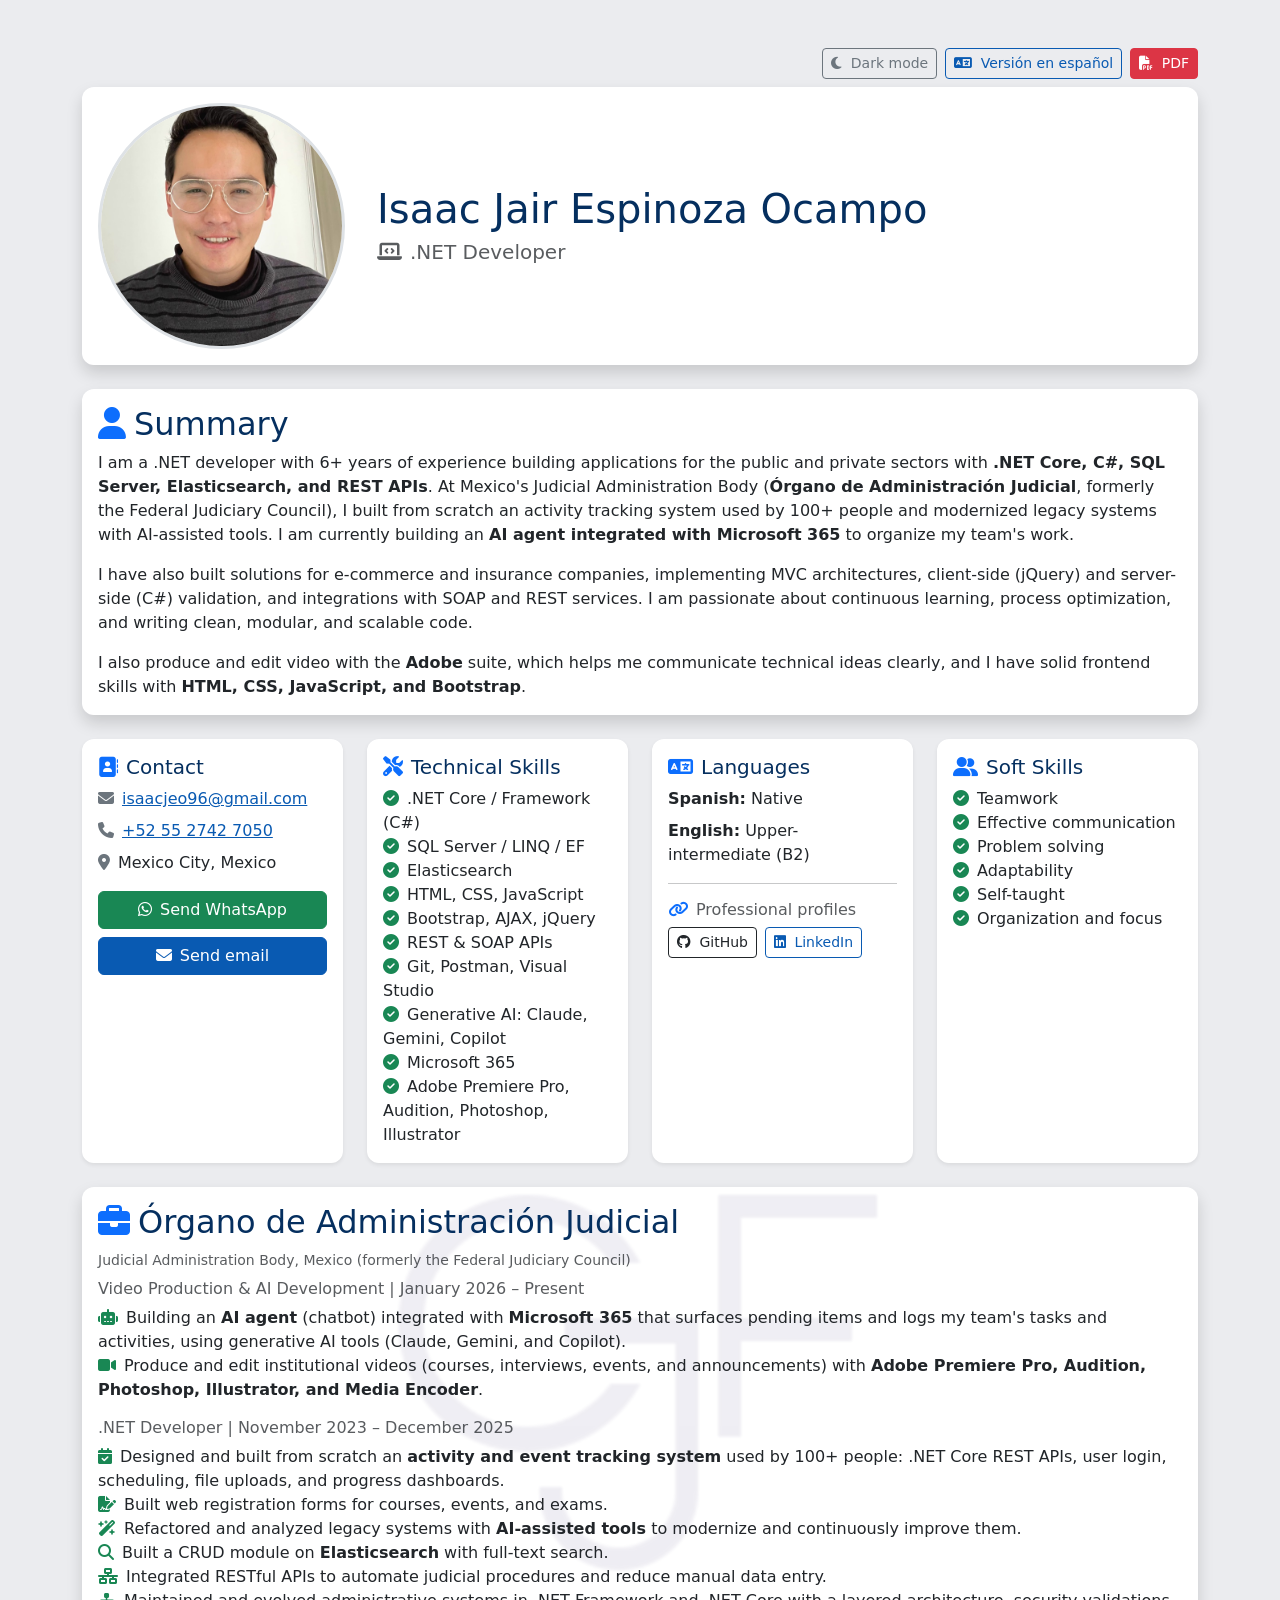
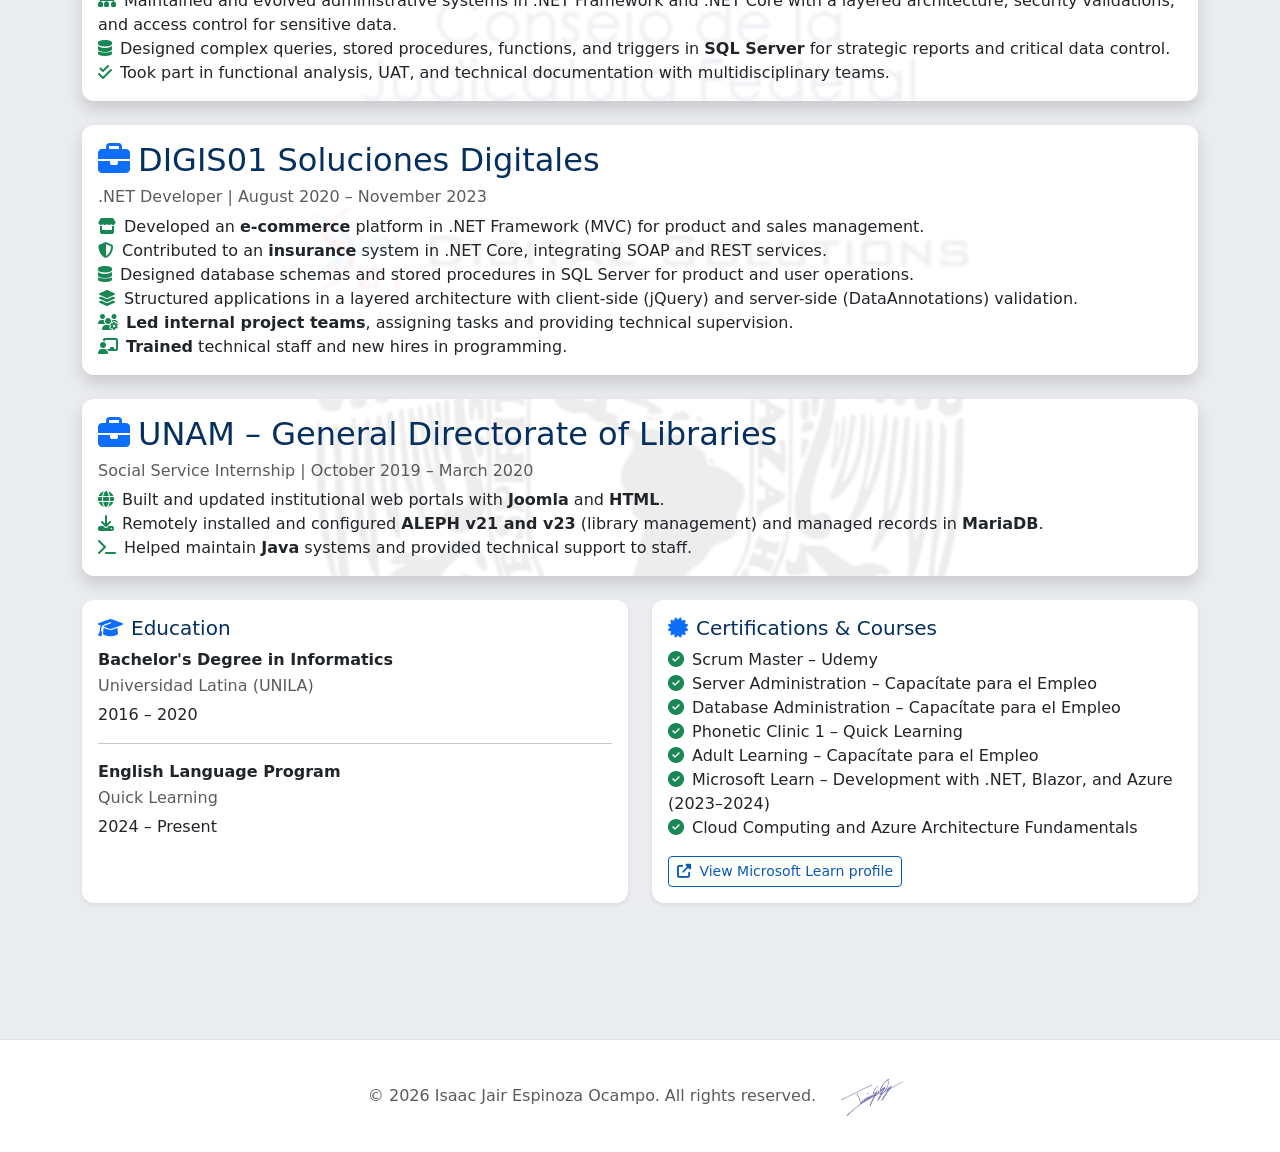
<file: index.html>
<!DOCTYPE html>
<html lang="en">
  <head>
    <meta charset="UTF-8" />
    <meta name="viewport" content="width=device-width, initial-scale=1.0" />
    <title>Isaac Espinoza – .NET Developer</title>
    <meta
      name="description"
      content="Resume of Isaac Jair Espinoza Ocampo, .NET developer with 6+ years of experience in .NET Core, C#, SQL Server and REST APIs. Based in Mexico City."
    />
    <link rel="canonical" href="https://developerisaacjeo96.netlify.app/" />
    <link rel="alternate" hreflang="en" href="https://developerisaacjeo96.netlify.app/" />
    <link rel="alternate" hreflang="es" href="https://developerisaacjeo96.netlify.app/es" />
    <link rel="icon" type="image/svg+xml" href="assets/img/favicon.svg" />

    <!-- Link preview (LinkedIn, WhatsApp, etc.) -->
    <meta property="og:type" content="profile" />
    <meta property="og:locale" content="en_US" />
    <meta property="og:url" content="https://developerisaacjeo96.netlify.app/" />
    <meta property="og:title" content="Isaac Espinoza – .NET Developer" />
    <meta
      property="og:description"
      content="6+ years building applications with .NET Core, C#, SQL Server and REST APIs for the public and private sectors."
    />
    <meta property="og:image" content="https://developerisaacjeo96.netlify.app/assets/img/profile-isaac.jpg" />
    <meta name="twitter:card" content="summary" />

    <!-- Bootstrap CSS -->
    <link
      rel="stylesheet"
      href="https://cdn.jsdelivr.net/npm/bootstrap@5.3.0/dist/css/bootstrap.min.css"
    />

    <!-- FontAwesome for icons -->
    <link
      rel="stylesheet"
      href="https://cdnjs.cloudflare.com/ajax/libs/font-awesome/6.4.0/css/all.min.css"
    />

    <!-- Custom CSS -->
    <link rel="stylesheet" href="css/estilos.css" />

    <!-- Custom script -->
    <script defer src="js/main.js"></script>
  </head>

  <body>
    <main class="container py-5" id="cv-content">
      <!-- Buttons -->
      <nav
        class="d-flex flex-wrap justify-content-end gap-2 mb-2 no-print"
        aria-label="Resume tools"
      >
        <button
          id="toggle-dark"
          type="button"
          class="btn btn-sm btn-outline-secondary w-auto"
          data-label-dark="Dark mode"
          data-label-light="Light mode"
          aria-pressed="false"
        >
          <i class="fas fa-moon me-1"></i> <span class="label">Dark mode</span>
        </button>
        <a href="cv-es.html" class="btn btn-sm btn-outline-info w-auto" hreflang="es" lang="es">
          <i class="fas fa-language me-1"></i> Versión en español
        </a>
        <a href="assets/pdf/CvIJEO-en.pdf" download class="btn btn-sm btn-danger w-auto">
          <i class="fas fa-file-pdf me-1"></i> PDF
        </a>
      </nav>

      <!-- Header -->
      <header class="card mb-4 shadow">
        <div class="row g-0 align-items-center">
          <div class="col-md-3 text-center p-3">
            <img
              src="assets/img/profile-isaac.jpg"
              alt="Isaac Jair Espinoza Ocampo"
              class="img-fluid rounded-circle border border-3"
            />
          </div>
          <div class="col-md-9">
            <div class="card-body">
              <h1 class="card-title mb-1">Isaac Jair Espinoza Ocampo</h1>
              <p class="card-text text-muted fs-5 mb-0">
                <i class="fas fa-laptop-code me-2"></i>.NET Developer
              </p>
            </div>
          </div>
        </div>
      </header>

      <!-- Summary -->
      <section class="card mb-4 shadow">
        <div class="card-body">
          <h2 class="card-title">
            <i class="fas fa-user me-2 text-primary"></i>Summary
          </h2>
          <p class="card-text">
            I am a .NET developer with 6+ years of experience building applications for the public and private sectors with <strong>.NET Core, C#, SQL Server, Elasticsearch, and REST APIs</strong>. At Mexico's Judicial Administration Body (<strong>Órgano de Administración Judicial</strong>, formerly the Federal Judiciary Council), I built from scratch an activity tracking system used by 100+ people and modernized legacy systems with AI-assisted tools. I am currently building an <strong>AI agent integrated with Microsoft 365</strong> to organize my team's work.
          </p>
          <p class="card-text">
            I have also built solutions for e-commerce and insurance companies, implementing MVC architectures, client-side (jQuery) and server-side (C#) validation, and integrations with SOAP and REST services. I am passionate about continuous learning, process optimization, and writing clean, modular, and scalable code.
          </p>
          <p class="card-text mb-0">
            I also produce and edit video with the <strong>Adobe</strong> suite, which helps me communicate technical ideas clearly, and I have solid frontend skills with <strong>HTML, CSS, JavaScript, and Bootstrap</strong>.
          </p>
        </div>
      </section>

      <!-- Contact | Technical Skills | Languages | Soft Skills -->
      <div class="row mb-4 g-4">
        <!-- Contact -->
        <div class="col-md-3">
          <div class="card h-100 shadow-sm">
            <div class="card-body">
              <h2 class="card-title h5">
                <i class="fas fa-address-book me-2 text-primary"></i>Contact
              </h2>
              <p class="mb-2">
                <i class="fas fa-envelope text-secondary me-2"></i
                ><a href="mailto:isaacjeo96@gmail.com">isaacjeo96@gmail.com</a>
              </p>
              <p class="mb-2">
                <i class="fas fa-phone text-secondary me-2"></i
                ><a href="tel:+525527427050">+52 55 2742 7050</a>
              </p>
              <p class="mb-3">
                <i class="fas fa-map-marker-alt text-secondary me-2"></i>Mexico
                City, Mexico
              </p>
              <div class="d-flex flex-wrap gap-2 no-print">
                <a
                  href="https://wa.me/525527427050?text=Hello%20Isaac,%20I%20saw%20your%20resume%20and%20would%20like%20to%20get%20in%20touch."
                  target="_blank"
                  rel="noopener"
                  class="btn btn-success w-100"
                >
                  <i class="fab fa-whatsapp me-2"></i>Send WhatsApp
                </a>
                <a
                  href="mailto:isaacjeo96@gmail.com?subject=Regarding%20your%20resume&body=Hello%20Isaac,%20I%20would%20like%20to%20talk%20to%20you%20about%20an%20opportunity."
                  class="btn btn-primary w-100"
                >
                  <i class="fas fa-envelope me-2"></i>Send email
                </a>
              </div>
            </div>
          </div>
        </div>

        <!-- Technical Skills -->
        <div class="col-md-3">
          <div class="card h-100 shadow-sm">
            <div class="card-body">
              <h2 class="card-title h5">
                <i class="fas fa-tools me-2 text-primary"></i>Technical Skills
              </h2>
              <ul class="list-unstyled mb-0">
                <li>
                  <i class="fas fa-check-circle text-success me-2"></i>.NET Core / Framework (C#)
                </li>
                <li>
                  <i class="fas fa-check-circle text-success me-2"></i>SQL Server / LINQ / EF
                </li>
                <li>
                  <i class="fas fa-check-circle text-success me-2"></i>Elasticsearch
                </li>
                <li>
                  <i class="fas fa-check-circle text-success me-2"></i>HTML, CSS, JavaScript
                </li>
                <li>
                  <i class="fas fa-check-circle text-success me-2"></i>Bootstrap, AJAX, jQuery
                </li>
                <li>
                  <i class="fas fa-check-circle text-success me-2"></i>REST &amp; SOAP APIs
                </li>
                <li>
                  <i class="fas fa-check-circle text-success me-2"></i>Git, Postman, Visual Studio
                </li>
                <li>
                  <i class="fas fa-check-circle text-success me-2"></i>Generative AI: Claude, Gemini, Copilot
                </li>
                <li>
                  <i class="fas fa-check-circle text-success me-2"></i>Microsoft 365
                </li>
                <li>
                  <i class="fas fa-check-circle text-success me-2"></i>Adobe Premiere Pro, Audition, Photoshop, Illustrator
                </li>
              </ul>
            </div>
          </div>
        </div>

        <!-- Languages -->
        <div class="col-md-3">
          <div class="card h-100 shadow-sm">
            <div class="card-body">
              <h2 class="card-title h5">
                <i class="fas fa-language me-2 text-primary"></i>Languages
              </h2>
              <p class="mb-2"><strong>Spanish:</strong> Native</p>
              <p class="mb-3"><strong>English:</strong> Upper-intermediate (B2)</p>

              <hr />

              <h3 class="h6 text-muted mb-2">
                <i class="fas fa-link me-2 text-primary"></i>Professional
                profiles
              </h3>
              <div class="d-flex flex-wrap gap-2">
                <a
                  href="https://github.com/isaacjeo96"
                  target="_blank"
                  rel="noopener"
                  class="btn btn-outline-dark btn-sm"
                >
                  <i class="fab fa-github me-1"></i> GitHub
                </a>
                <a
                  href="https://www.linkedin.com/in/isaacjeo96/"
                  target="_blank"
                  rel="noopener"
                  class="btn btn-outline-primary btn-sm"
                >
                  <i class="fab fa-linkedin me-1"></i> LinkedIn
                </a>
              </div>
            </div>
          </div>
        </div>

        <!-- Soft Skills -->
        <div class="col-md-3">
          <div class="card h-100 shadow-sm">
            <div class="card-body">
              <h2 class="card-title h5">
                <i class="fas fa-user-friends me-2 text-primary"></i>Soft Skills
              </h2>
              <ul class="list-unstyled mb-0">
                <li>
                  <i class="fas fa-check-circle text-success me-2"></i>Teamwork
                </li>
                <li>
                  <i class="fas fa-check-circle text-success me-2"></i>Effective
                  communication
                </li>
                <li>
                  <i class="fas fa-check-circle text-success me-2"></i>Problem
                  solving
                </li>
                <li>
                  <i class="fas fa-check-circle text-success me-2"></i
                  >Adaptability
                </li>
                <li>
                  <i class="fas fa-check-circle text-success me-2"></i
                  >Self-taught
                </li>
                <li>
                  <i class="fas fa-check-circle text-success me-2"></i
                  >Organization and focus
                </li>
              </ul>
            </div>
          </div>
        </div>
      </div>

      <!-- Work Experience: Judicial Administration Body (formerly CJF) -->
      <section class="card mb-4 shadow position-relative overflow-hidden">
        <img
          src="assets/img/logo-cjf.png"
          alt=""
          aria-hidden="true"
          class="card-bg-logo"
        />
        <div class="card-body position-relative">
          <h2 class="card-title">
            <i class="fas fa-briefcase me-2 text-primary"></i>Órgano de Administración Judicial
          </h2>
          <p class="text-muted small mb-2">Judicial Administration Body, Mexico (formerly the Federal Judiciary Council)</p>
          <p class="h6 text-muted mb-2">Video Production &amp; AI Development | January 2026 – Present</p>
          <ul class="mb-0">
            <li>
              <i class="fas fa-robot me-2 text-success"></i>Building an <strong>AI agent</strong> (chatbot) integrated with <strong>Microsoft 365</strong> that surfaces pending items and logs my team's tasks and activities, using generative AI tools (Claude, Gemini, and Copilot).
            </li>
            <li>
              <i class="fas fa-video me-2 text-success"></i>Produce and edit institutional videos (courses, interviews, events, and announcements) with <strong>Adobe Premiere Pro, Audition, Photoshop, Illustrator, and Media Encoder</strong>.
            </li>
          </ul>
          <p class="h6 text-muted mb-2 mt-3">.NET Developer | November 2023 – December 2025</p>
          <ul class="mb-0">
            <li>
              <i class="fas fa-calendar-check me-2 text-success"></i>Designed and built from scratch an <strong>activity and event tracking system</strong> used by 100+ people: .NET Core REST APIs, user login, scheduling, file uploads, and progress dashboards.
            </li>
            <li>
              <i class="fas fa-file-signature me-2 text-success"></i>Built web registration forms for courses, events, and exams.
            </li>
            <li>
              <i class="fas fa-wand-magic-sparkles me-2 text-success"></i>Refactored and analyzed legacy systems with <strong>AI-assisted tools</strong> to modernize and continuously improve them.
            </li>
            <li>
              <i class="fas fa-search me-2 text-success"></i>Built a CRUD module on <strong>Elasticsearch</strong> with full-text search.
            </li>
            <li>
              <i class="fas fa-network-wired me-2 text-success"></i>Integrated RESTful APIs to automate judicial procedures and reduce manual data entry.
            </li>
            <li>
              <i class="fas fa-sitemap me-2 text-success"></i>Maintained and evolved administrative systems in .NET Framework and .NET Core with a layered architecture, security validations, and access control for sensitive data.
            </li>
            <li>
              <i class="fas fa-database me-2 text-success"></i>Designed complex queries, stored procedures, functions, and triggers in <strong>SQL Server</strong> for strategic reports and critical data control.
            </li>
            <li>
              <i class="fas fa-check-double me-2 text-success"></i>Took part in functional analysis, UAT, and technical documentation with multidisciplinary teams.
            </li>
          </ul>
        </div>
      </section>

      <!-- Work Experience: DIGIS01 -->
      <section class="card mb-4 shadow position-relative overflow-hidden">
        <img
          src="assets/img/logo-digis01.png"
          alt=""
          aria-hidden="true"
          class="card-bg-logo"
        />
        <div class="card-body position-relative">
          <h2 class="card-title">
            <i class="fas fa-briefcase me-2 text-primary"></i>DIGIS01 Soluciones Digitales
          </h2>
          <p class="h6 text-muted mb-2">.NET Developer | August 2020 – November 2023</p>
          <ul class="mb-0">
            <li>
              <i class="fas fa-store me-2 text-success"></i>Developed an <strong>e-commerce</strong> platform in .NET Framework (MVC) for product and sales management.
            </li>
            <li>
              <i class="fas fa-shield-alt me-2 text-success"></i>Contributed to an <strong>insurance</strong> system in .NET Core, integrating SOAP and REST services.
            </li>
            <li>
              <i class="fas fa-database me-2 text-success"></i>Designed database schemas and stored procedures in SQL Server for product and user operations.
            </li>
            <li>
              <i class="fas fa-layer-group me-2 text-success"></i>Structured applications in a layered architecture with client-side (jQuery) and server-side (DataAnnotations) validation.
            </li>
            <li>
              <i class="fas fa-users-cog me-2 text-success"></i><strong>Led internal project teams</strong>, assigning tasks and providing technical supervision.
            </li>
            <li>
              <i class="fas fa-chalkboard-teacher me-2 text-success"></i><strong>Trained</strong> technical staff and new hires in programming.
            </li>
          </ul>
        </div>
      </section>

      <!-- Work Experience: UNAM -->
      <section class="card mb-4 shadow position-relative overflow-hidden">
        <img
          src="assets/img/logo-unam.png"
          alt=""
          aria-hidden="true"
          class="card-bg-logo"
        />
        <div class="card-body position-relative">
          <h2 class="card-title">
            <i class="fas fa-briefcase me-2 text-primary"></i>UNAM – General Directorate of Libraries
          </h2>
          <p class="h6 text-muted mb-2">Social Service Internship | October 2019 – March 2020</p>
          <ul class="mb-0">
            <li>
              <i class="fas fa-globe me-2 text-success"></i>Built and updated institutional web portals with <strong>Joomla</strong> and <strong>HTML</strong>.
            </li>
            <li>
              <i class="fas fa-download me-2 text-success"></i>Remotely installed and configured <strong>ALEPH v21 and v23</strong> (library management) and managed records in <strong>MariaDB</strong>.
            </li>
            <li>
              <i class="fas fa-terminal me-2 text-success"></i>Helped maintain <strong>Java</strong> systems and provided technical support to staff.
            </li>
          </ul>
        </div>
      </section>

      <!-- Education & Certifications -->
      <div class="row mb-4 g-4">
        <!-- Education -->
        <div class="col-md-6">
          <div class="card h-100 shadow-sm">
            <div class="card-body">
              <h2 class="card-title h5">
                <i class="fas fa-graduation-cap me-2 text-primary"></i>Education
              </h2>
              <p class="mb-1">
                <strong>Bachelor's Degree in Informatics</strong>
              </p>
              <p class="h6 text-muted mb-2">Universidad Latina (UNILA)</p>
              <p class="mb-0">2016 – 2020</p>
              <hr />
              <p class="mb-1"><strong>English Language Program</strong></p>
              <p class="h6 text-muted mb-2">Quick Learning</p>
              <p class="mb-0">2024 – Present</p>
            </div>
          </div>
        </div>

        <!-- Certifications & Courses -->
        <div class="col-md-6">
          <div class="card h-100 shadow-sm">
            <div class="card-body">
              <h2 class="card-title h5">
                <i class="fas fa-certificate me-2 text-primary"></i
                >Certifications &amp; Courses
              </h2>
              <ul class="list-unstyled mb-3">
                <li>
                  <i class="fas fa-check-circle text-success me-2"></i>Scrum
                  Master – Udemy
                </li>
                <li>
                  <i class="fas fa-check-circle text-success me-2"></i>Server
                  Administration – Capacítate para el Empleo
                </li>
                <li>
                  <i class="fas fa-check-circle text-success me-2"></i>Database
                  Administration – Capacítate para el Empleo
                </li>
                <li>
                  <i class="fas fa-check-circle text-success me-2"></i>Phonetic
                  Clinic 1 – Quick Learning
                </li>
                <li>
                  <i class="fas fa-check-circle text-success me-2"></i>Adult
                  Learning – Capacítate para el Empleo
                </li>
                <li>
                  <i class="fas fa-check-circle text-success me-2"></i>Microsoft
                  Learn – Development with .NET, Blazor, and Azure (2023–2024)
                </li>
                <li>
                  <i class="fas fa-check-circle text-success me-2"></i>Cloud
                  Computing and Azure Architecture Fundamentals
                </li>
              </ul>
              <a
                href="https://learn.microsoft.com/en-us/users/isaacjeo96@outlook.com/"
                class="btn btn-outline-info btn-sm"
                target="_blank"
                rel="noopener"
              >
                <i class="fas fa-external-link-alt me-1"></i> View Microsoft
                Learn profile
              </a>
            </div>
          </div>
        </div>
      </div>
    </main>

    <!-- Footer -->
    <footer class="footer-with-signature text-center py-3">
      <div class="container d-flex flex-wrap justify-content-center align-items-center">
        <p class="print-only w-100 mb-1 small">
          Online version: <a href="https://developerisaacjeo96.netlify.app/">developerisaacjeo96.netlify.app/</a>
        </p>
        <p class="mb-0 me-3 text-muted">
          © <span id="year">2026</span> Isaac Jair Espinoza Ocampo. All rights
          reserved.
        </p>
        <img
          src="assets/img/signature-isaac.png"
          alt="Isaac's signature"
          class="footer-signature"
        />
      </div>
    </footer>

    <!-- Bootstrap JS -->
    <script src="https://cdn.jsdelivr.net/npm/bootstrap@5.3.0/dist/js/bootstrap.bundle.min.js"></script>
  </body>
</html>
</file>
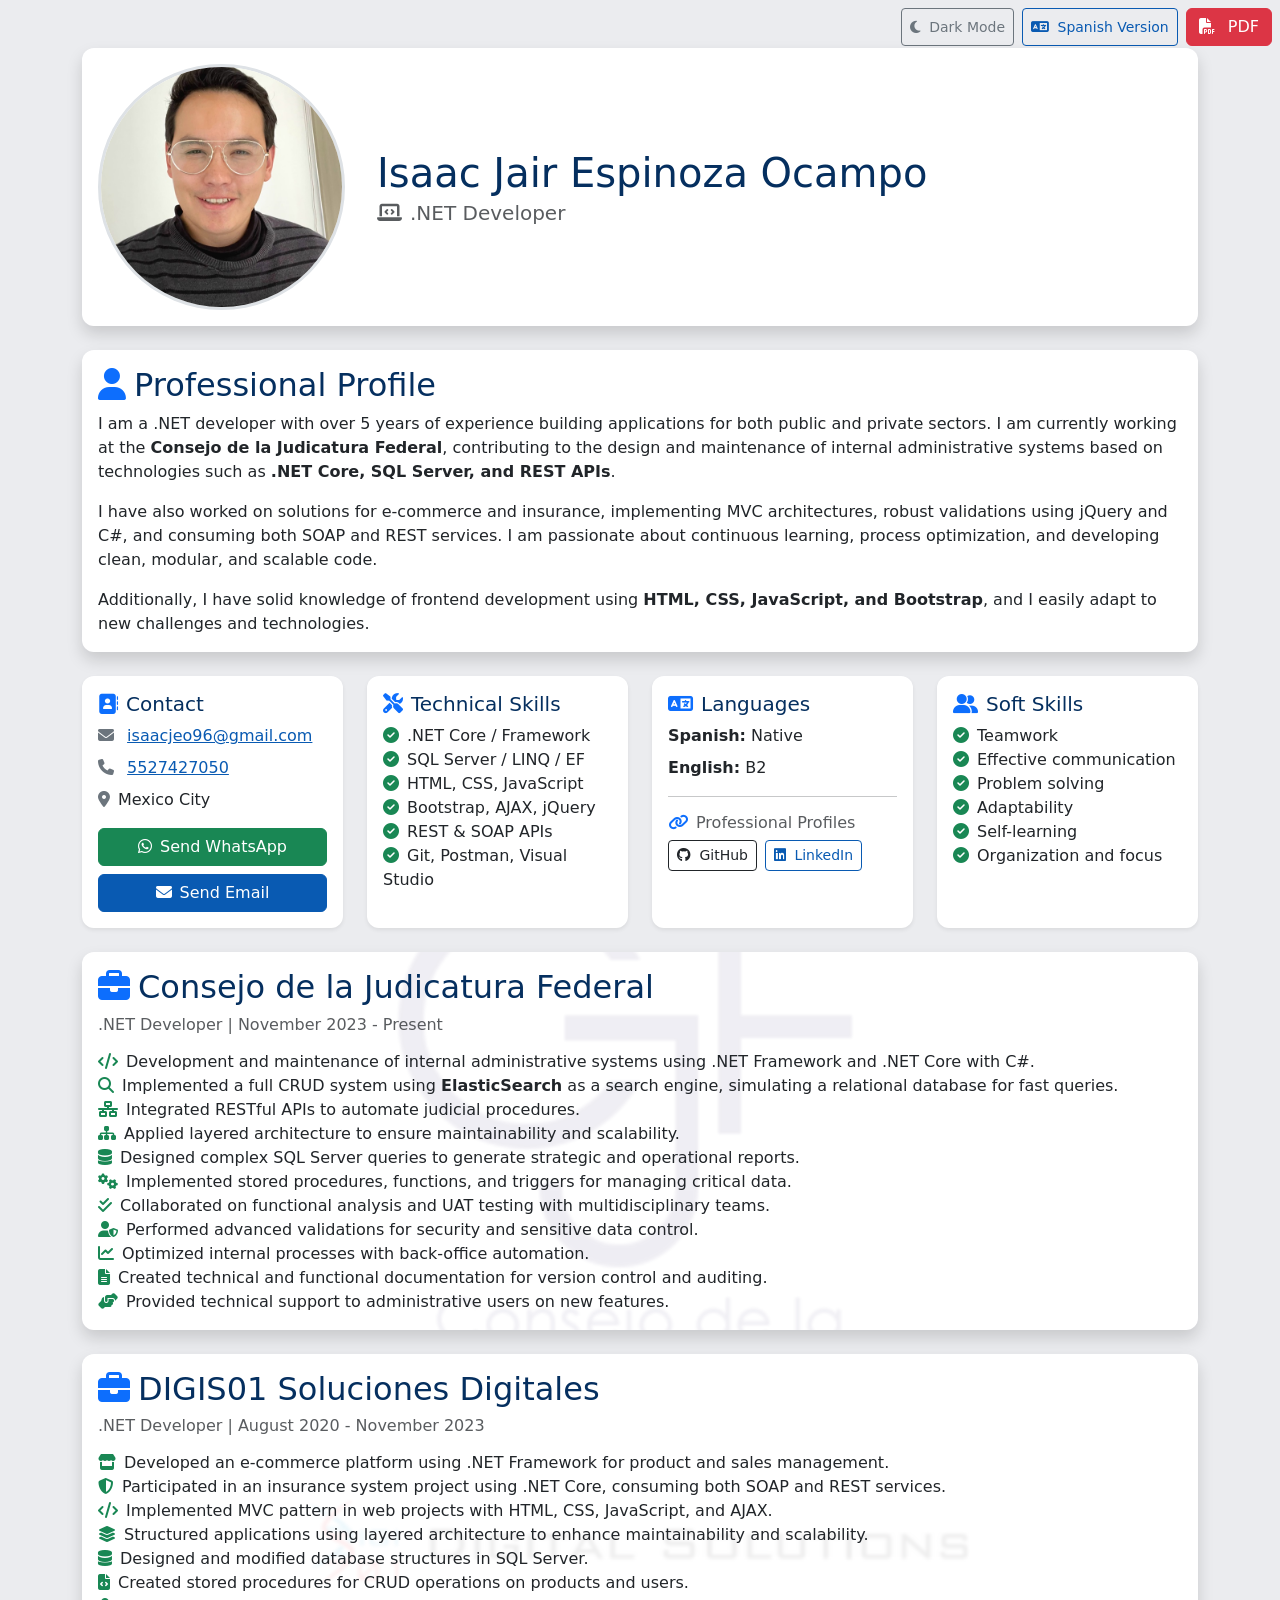
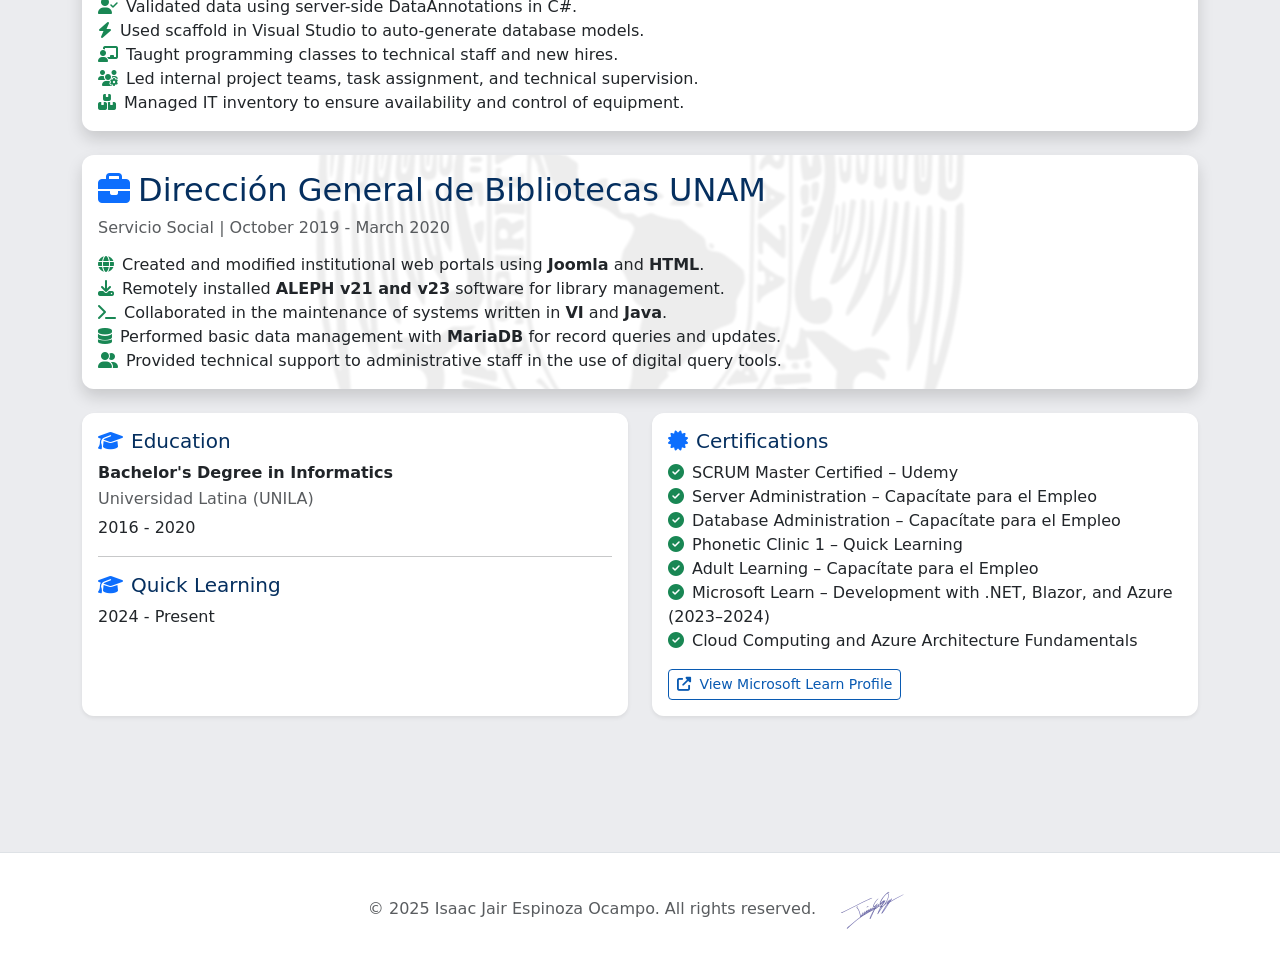
<file: cv-en.html>
<!DOCTYPE html>
<html lang="en">
  <head>
    <meta charset="UTF-8" />
    <meta name="viewport" content="width=device-width, initial-scale=1.0" />
    <title>Resume Isaac Espinoza</title>

    <!-- Bootstrap CSS -->
    <link
      rel="stylesheet"
      href="https://cdn.jsdelivr.net/npm/bootstrap@5.3.0/dist/css/bootstrap.min.css"
    />

    <!-- FontAwesome for icons -->
    <link
      rel="stylesheet"
      href="https://cdnjs.cloudflare.com/ajax/libs/font-awesome/6.4.0/css/all.min.css"
    />

    <!-- Custom CSS -->
    <link rel="stylesheet" href="css/estilos.css" />

    <!-- Custom Script -->
    <script defer src="js/main.js"></script>
  </head>

  <body>
    <main class="container py-5" id="cv-content">
      <!-- Buttons (top right corner) -->
      <nav class="position-absolute top-0 end-0 m-2 d-flex gap-2 no-print">
        <button id="toggle-dark" class="btn btn-sm btn-outline-secondary">
          <i class="fas fa-moon me-1"></i> Dark Mode
        </button>
        <button
          class="btn btn-sm btn-outline-info"
          onclick="window.location.href='cv-es.html'"
        >
          <i class="fas fa-language me-1"></i> Spanish Version
        </button>

        <a href="assets/pdf/CvIJEOIngles.pdf" download class="btn btn-danger">
          <i class="fas fa-file-pdf me-2"></i> PDF
        </a>
      </nav>
      <!-- Header: Photo | Name | Titles -->
      <header class="card mb-4 shadow">
        <div class="row g-0 align-items-center">
          <div class="col-md-3 text-center p-3">
            <img
              src="assets/img/profile-isaac.jpg"
              alt="Isaac Jair Espinoza
            Ocampo"
              class="img-fluid rounded-circle border border-3"
            />
          </div>
          <div class="col-md-9">
            <div class="card-body position-relative">
              <!-- Title and subtitle -->
              <h1 class="card-title mb-1">Isaac Jair Espinoza Ocampo</h1>
              <h6 class="card-text text-muted fs-5">
                <i class="fas fa-laptop-code me-2"></i>.NET Developer
                <!-- <span class="mx-2">|</span>
                <i class="fas fa-user-graduate me-2"></i>Informatics Graduate -->
              </h6>
            </div>
          </div>
        </div>
      </header>

      <!-- Professional Profile -->
      <div class="card mb-4 shadow">
        <div class="card-body">
          <h2 class="card-title">
            <i class="fas fa-user me-2 text-primary"></i>Professional Profile
          </h2>
          <p class="card-text">
            I am a .NET developer with over 5 years of experience building
            applications for both public and private sectors. I am currently
            working at the <strong>Consejo de la Judicatura Federal</strong>,
            contributing to the design and maintenance of internal
            administrative systems based on technologies such as
            <strong>.NET Core, SQL Server, and REST APIs</strong>.
          </p>
          <p class="card-text">
            I have also worked on solutions for e-commerce and insurance,
            implementing MVC architectures, robust validations using jQuery and
            C#, and consuming both SOAP and REST services. I am passionate about
            continuous learning, process optimization, and developing clean,
            modular, and scalable code.
          </p>
          <p class="card-text mb-0">
            Additionally, I have solid knowledge of frontend development using
            <strong>HTML, CSS, JavaScript, and Bootstrap</strong>, and I easily
            adapt to new challenges and technologies.
          </p>
        </div>
      </div>

      <!-- Contact | Technical Skills | Languages | Soft Skills -->
      <div class="row mb-4 g-4">
        <!-- Contact -->
        <div class="col-md-3">
          <div class="card h-100 shadow-sm">
            <div class="card-body">
              <h5 class="card-title">
                <i class="fas fa-address-book me-2 text-primary"></i>Contact
              </h5>
              <p class="mb-2">
                <i class="fas fa-envelope text-secondary me-2"></i>
                <a href="mailto:isaacjeo96@gmail.com">isaacjeo96@gmail.com</a>
              </p>
              <p class="mb-2">
                <i class="fas fa-phone text-secondary me-2"></i>
                <a href="tel:5527427050">5527427050</a>
              </p>
              <p class="mb-3">
                <i class="fas fa-map-marker-alt text-secondary me-2"></i>Mexico
                City
              </p>
              <div class="d-flex flex-wrap gap-2">
                <a
                  href="https://wa.me/525527427050?text=Hello%20Isaac,%20I%20saw%20your%20resume%20and%20would%20like%20to%20get%20in%20touch."
                  target="_blank"
                  class="btn btn-success w-100"
                >
                  <i class="fab fa-whatsapp me-2"></i>Send WhatsApp
                </a>
                <a
                  href="mailto:isaacjeo96@gmail.com?subject=Interested%20in%20your%20resume&body=Hi%20Isaac,%20I'd%20like%20to%20talk%20to%20you%20about%20an%20opportunity."
                  class="btn btn-primary w-100"
                >
                  <i class="fas fa-envelope me-2"></i>Send Email
                </a>
              </div>
            </div>
          </div>
        </div>

        <!-- Technical Skills -->
        <div class="col-md-3">
          <div class="card h-100 shadow-sm">
            <div class="card-body">
              <h5 class="card-title">
                <i class="fas fa-tools me-2 text-primary"></i>Technical Skills
              </h5>
              <ul class="list-unstyled mb-0">
                <li>
                  <i class="fas fa-check-circle text-success me-2"></i>.NET Core
                  / Framework
                </li>
                <li>
                  <i class="fas fa-check-circle text-success me-2"></i>SQL
                  Server / LINQ / EF
                </li>
                <li>
                  <i class="fas fa-check-circle text-success me-2"></i>HTML,
                  CSS, JavaScript
                </li>
                <li>
                  <i class="fas fa-check-circle text-success me-2"></i
                  >Bootstrap, AJAX, jQuery
                </li>
                <li>
                  <i class="fas fa-check-circle text-success me-2"></i>REST &
                  SOAP APIs
                </li>
                <li>
                  <i class="fas fa-check-circle text-success me-2"></i>Git,
                  Postman, Visual Studio
                </li>
              </ul>
            </div>
          </div>
        </div>

        <!-- Languages -->
        <div class="col-md-3">
          <div class="card h-100 shadow-sm">
            <div class="card-body">
              <h5 class="card-title">
                <i class="fas fa-language me-2 text-primary"></i>Languages
              </h5>
              <p class="mb-2"><strong>Spanish:</strong> Native</p>
              <p class="mb-3"><strong>English:</strong> B2</p>

              <hr />

              <h6 class="text-muted mb-2">
                <i class="fas fa-link me-2 text-primary"></i>Professional
                Profiles
              </h6>
              <div class="d-flex flex-wrap gap-2">
                <a
                  href="https://github.com/isaacjeo96"
                  target="_blank"
                  class="btn btn-outline-dark btn-sm"
                >
                  <i class="fab fa-github me-1"></i> GitHub
                </a>
                <a
                  href="https://www.linkedin.com/in/isaacjeo96/"
                  target="_blank"
                  class="btn btn-outline-primary btn-sm"
                >
                  <i class="fab fa-linkedin me-1"></i> LinkedIn
                </a>
              </div>
            </div>
          </div>
        </div>

        <!-- Soft Skills -->
        <div class="col-md-3">
          <div class="card h-100 shadow-sm">
            <div class="card-body">
              <h5 class="card-title">
                <i class="fas fa-user-friends me-2 text-primary"></i>Soft Skills
              </h5>
              <ul class="list-unstyled mb-0">
                <li>
                  <i class="fas fa-check-circle text-success me-2"></i>Teamwork
                </li>
                <li>
                  <i class="fas fa-check-circle text-success me-2"></i>Effective
                  communication
                </li>
                <li>
                  <i class="fas fa-check-circle text-success me-2"></i>Problem
                  solving
                </li>
                <li>
                  <i class="fas fa-check-circle text-success me-2"></i
                  >Adaptability
                </li>
                <li>
                  <i class="fas fa-check-circle text-success me-2"></i
                  >Self-learning
                </li>
                <li>
                  <i class="fas fa-check-circle text-success me-2"></i
                  >Organization and focus
                </li>
              </ul>
            </div>
          </div>
        </div>
      </div>

      <!-- Work Experience: Federal Judiciary Council -->
      <div class="card mb-4 shadow position-relative overflow-hidden">
        <img
          src="assets/img/logo-cjf.png"
          alt="Logo CJF"
          class="card-bg-logo"
        />
        <div class="card-body position-relative">
          <h2 class="card-title">
            <i class="fas fa-briefcase me-2 text-primary"></i>Consejo de la
            Judicatura Federal
          </h2>
          <h6 class="text-muted mb-3">
            .NET Developer | November 2023 - Present
          </h6>
          <ul class="mb-0">
            <li>
              <i class="fas fa-code me-2 text-success"></i>Development and
              maintenance of internal administrative systems using .NET
              Framework and .NET Core with C#.
            </li>
            <li>
              <i class="fas fa-search me-2 text-success"></i>Implemented a full
              CRUD system using <strong>ElasticSearch</strong> as a search
              engine, simulating a relational database for fast queries.
            </li>
            <li>
              <i class="fas fa-network-wired me-2 text-success"></i>Integrated
              RESTful APIs to automate judicial procedures.
            </li>
            <li>
              <i class="fas fa-sitemap me-2 text-success"></i>Applied layered
              architecture to ensure maintainability and scalability.
            </li>
            <li>
              <i class="fas fa-database me-2 text-success"></i>Designed complex
              SQL Server queries to generate strategic and operational reports.
            </li>
            <li>
              <i class="fas fa-cogs me-2 text-success"></i>Implemented stored
              procedures, functions, and triggers for managing critical data.
            </li>
            <li>
              <i class="fas fa-check-double me-2 text-success"></i>Collaborated
              on functional analysis and UAT testing with multidisciplinary
              teams.
            </li>
            <li>
              <i class="fas fa-user-shield me-2 text-success"></i>Performed
              advanced validations for security and sensitive data control.
            </li>
            <li>
              <i class="fas fa-chart-line me-2 text-success"></i>Optimized
              internal processes with back-office automation.
            </li>
            <li>
              <i class="fas fa-file-alt me-2 text-success"></i>Created technical
              and functional documentation for version control and auditing.
            </li>
            <li>
              <i class="fas fa-hands-helping me-2 text-success"></i>Provided
              technical support to administrative users on new features.
            </li>
          </ul>
        </div>
      </div>

      <!-- Work Experience: DIGIS01 -->
      <div class="card mb-4 shadow position-relative overflow-hidden">
        <img
          src="assets/img/logo-digis01.png"
          alt="Logo Digis01"
          class="card-bg-logo"
        />
        <div class="card-body position-relative">
          <h2 class="card-title">
            <i class="fas fa-briefcase me-2 text-primary"></i>DIGIS01 Soluciones
            Digitales
          </h2>
          <h6 class="text-muted mb-3">
            .NET Developer | August 2020 - November 2023
          </h6>
          <ul class="mb-0">
            <li>
              <i class="fas fa-store me-2 text-success"></i>Developed an
              e-commerce platform using .NET Framework for product and sales
              management.
            </li>
            <li>
              <i class="fas fa-shield-alt me-2 text-success"></i>Participated in
              an insurance system project using .NET Core, consuming both SOAP
              and REST services.
            </li>
            <li>
              <i class="fas fa-code me-2 text-success"></i>Implemented MVC
              pattern in web projects with HTML, CSS, JavaScript, and AJAX.
            </li>
            <li>
              <i class="fas fa-layer-group me-2 text-success"></i>Structured
              applications using layered architecture to enhance maintainability
              and scalability.
            </li>
            <li>
              <i class="fas fa-database me-2 text-success"></i>Designed and
              modified database structures in SQL Server.
            </li>
            <li>
              <i class="fas fa-file-code me-2 text-success"></i>Created stored
              procedures for CRUD operations on products and users.
            </li>
            <li>
              <i class="fa-solid fa-user-check me-2 text-success"></i>Validated
              data using server-side DataAnnotations in C#.
            </li>
            <li>
              <i class="fas fa-bolt me-2 text-success"></i>Used scaffold in
              Visual Studio to auto-generate database models.
            </li>
            <li>
              <i class="fas fa-chalkboard-teacher me-2 text-success"></i>Taught
              programming classes to technical staff and new hires.
            </li>
            <li>
              <i class="fas fa-users-cog me-2 text-success"></i>Led internal
              project teams, task assignment, and technical supervision.
            </li>
            <li>
              <i class="fas fa-boxes me-2 text-success"></i>Managed IT inventory
              to ensure availability and control of equipment.
            </li>
          </ul>
        </div>
      </div>

      <div class="card mb-4 shadow position-relative overflow-hidden">
        <img
          src="assets/img/logo-unam.png"
          alt="Logo UNAM"
          class="card-bg-logo"
        />
        <div class="card-body position-relative">
          <h2 class="card-title">
            <i class="fas fa-briefcase me-2 text-primary"></i>Dirección General
            de Bibliotecas UNAM
          </h2>
          <h6 class="text-muted mb-3">
            Servicio Social | October 2019 - March 2020
          </h6>
          <ul class="mb-0">
            <li>
              <i class="fas fa-globe me-2 text-success"></i>Created and modified
              institutional web portals using <strong>Joomla</strong> and
              <strong>HTML</strong>.
            </li>
            <li>
              <i class="fas fa-download me-2 text-success"></i>Remotely
              installed <strong>ALEPH v21 and v23</strong> software for library
              management.
            </li>
            <li>
              <i class="fas fa-terminal me-2 text-success"></i>Collaborated in
              the maintenance of systems written in <strong>VI</strong> and
              <strong>Java</strong>.
            </li>
            <li>
              <i class="fas fa-database me-2 text-success"></i>Performed basic
              data management with <strong>MariaDB</strong> for record queries
              and updates.
            </li>
            <li>
              <i class="fas fa-user-friends me-2 text-success"></i>Provided
              technical support to administrative staff in the use of digital
              query tools.
            </li>
          </ul>
        </div>
      </div>
      <!-- Formación y Certificaciones -->
      <div class="row mb-4 g-4">
        <!-- Education -->
        <div class="col-md-6">
          <div class="card h-100 shadow-sm">
            <div class="card-body">
              <h5 class="card-title">
                <i class="fas fa-graduation-cap me-2 text-primary"></i>Education
              </h5>
              <p class="mb-1">
                <strong>Bachelor's Degree in Informatics</strong>
              </p>
              <h6 class="text-muted mb-2">Universidad Latina (UNILA)</h6>
              <p class="mb-0">2016 - 2020</p>
              <hr />
              <h5 class="card-title">
                <i class="fas fa-graduation-cap me-2 text-primary"></i>Quick
                Learning
              </h5>
              <p class="mb-0">2024 - Present</p>
            </div>
          </div>
        </div>

        <!-- Certifications -->
        <div class="col-md-6">
          <div class="card h-100 shadow-sm">
            <div class="card-body">
              <h5 class="card-title">
                <i class="fas fa-certificate me-2 text-primary"></i
                >Certifications
              </h5>
              <ul class="list-unstyled mb-3">
                <li>
                  <i class="fas fa-check-circle text-success me-2"></i>SCRUM
                  Master Certified – Udemy
                </li>
                <li>
                  <i class="fas fa-check-circle text-success me-2"></i>Server
                  Administration – Capacítate para el Empleo
                </li>
                <li>
                  <i class="fas fa-check-circle text-success me-2"></i>Database
                  Administration – Capacítate para el Empleo
                </li>
                <li>
                  <i class="fas fa-check-circle text-success me-2"></i>Phonetic
                  Clinic 1 – Quick Learning
                </li>
                <li>
                  <i class="fas fa-check-circle text-success me-2"></i>Adult
                  Learning – Capacítate para el Empleo
                </li>
                <li>
                  <i class="fas fa-check-circle text-success me-2"></i>Microsoft
                  Learn – Development with .NET, Blazor, and Azure (2023–2024)
                </li>
                <li>
                  <i class="fas fa-check-circle text-success me-2"></i>Cloud
                  Computing and Azure Architecture Fundamentals
                </li>
              </ul>
              <a
                href="https://learn.microsoft.com/en-us/users/isaacjeo96@outlook.com/"
                class="btn btn-outline-info btn-sm"
                target="_blank"
              >
                <i class="fas fa-external-link-alt me-1"></i> View Microsoft
                Learn Profile
              </a>
            </div>
          </div>
        </div>
      </div>
    </main>

    <!-- Bootstrap JS -->
    <script src="https://cdn.jsdelivr.net/npm/bootstrap@5.3.0/dist/js/bootstrap.bundle.min.js"></script>
  </body>
  <footer class="footer-with-signature text-center py-3">
    <div class="container d-flex justify-content-center align-items-center">
      <p class="mb-0 me-3 text-muted">
        © 2025 Isaac Jair Espinoza Ocampo. All rights reserved.
      </p>
      <img
        src="assets/img/signature-isaac.png"
        alt="Firma de Isaac"
        class="footer-signature"
      />
    </div>
  </footer>
</html>
</file>
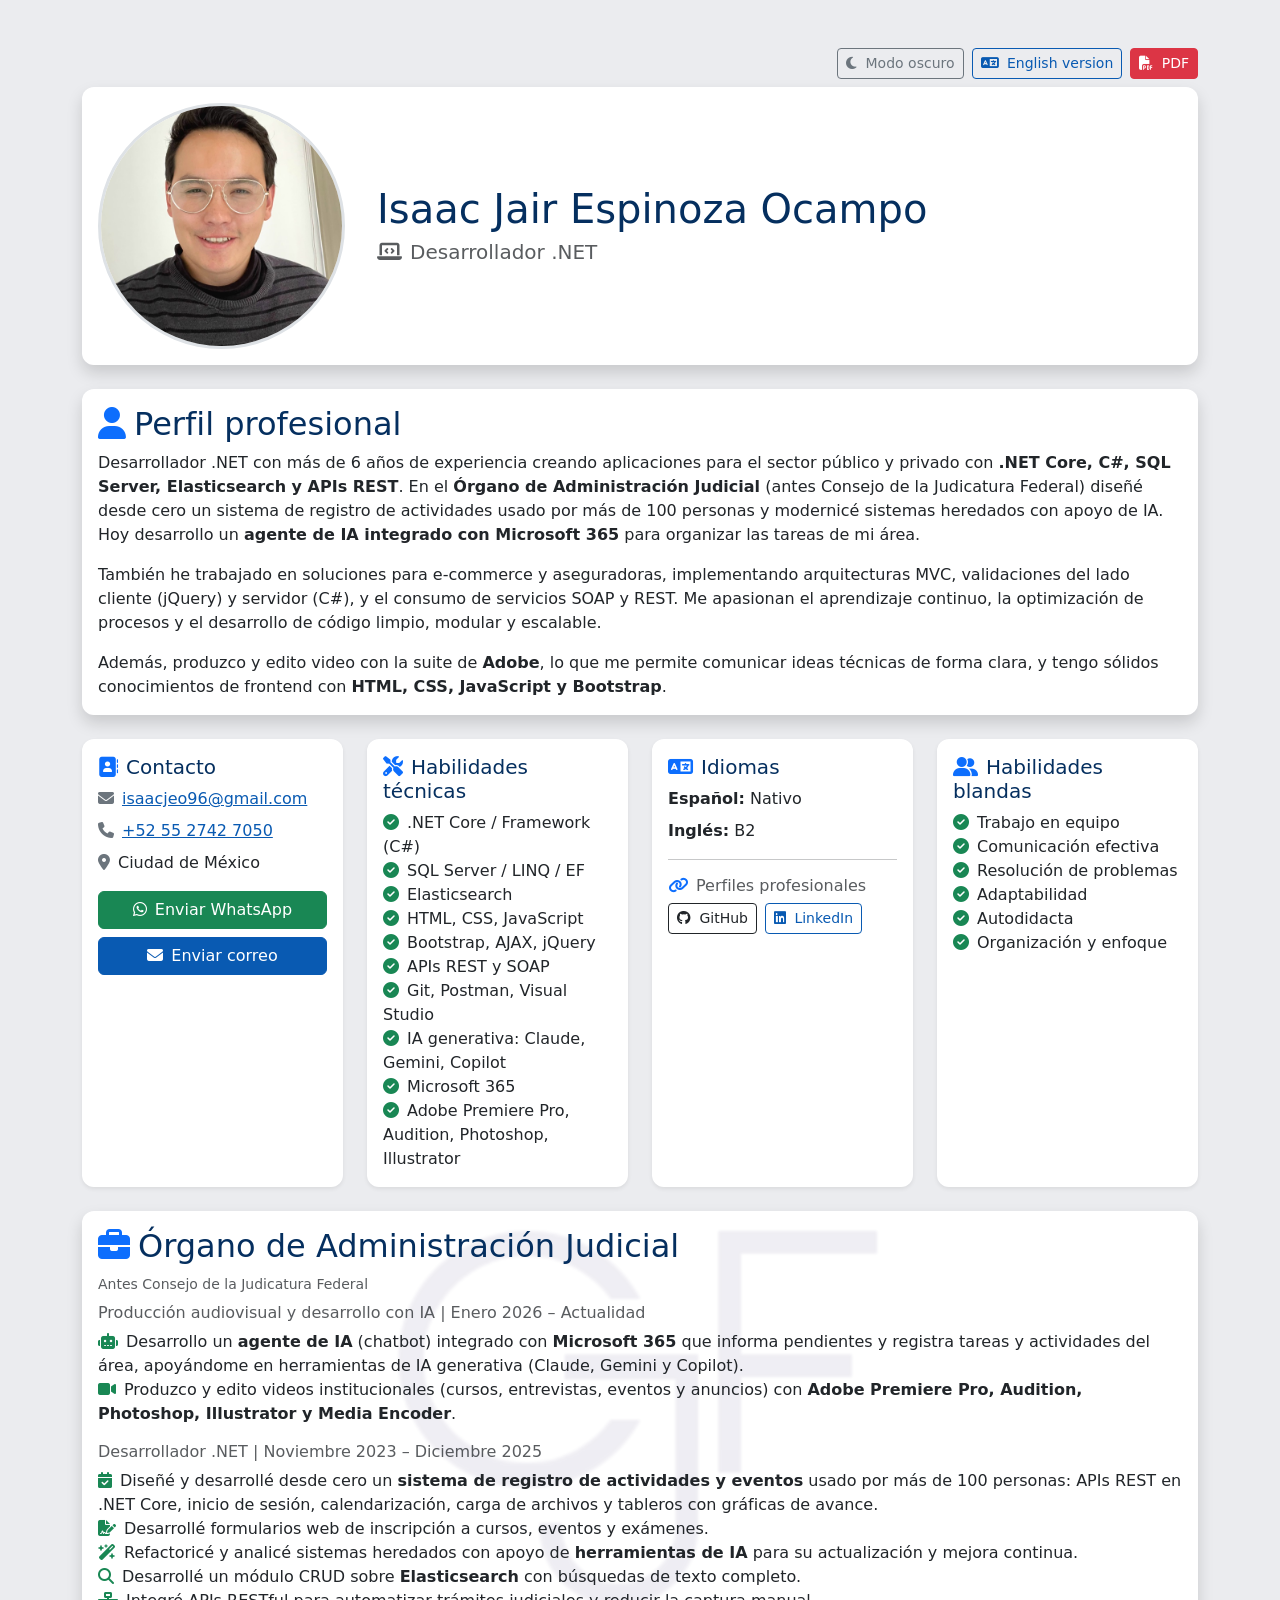
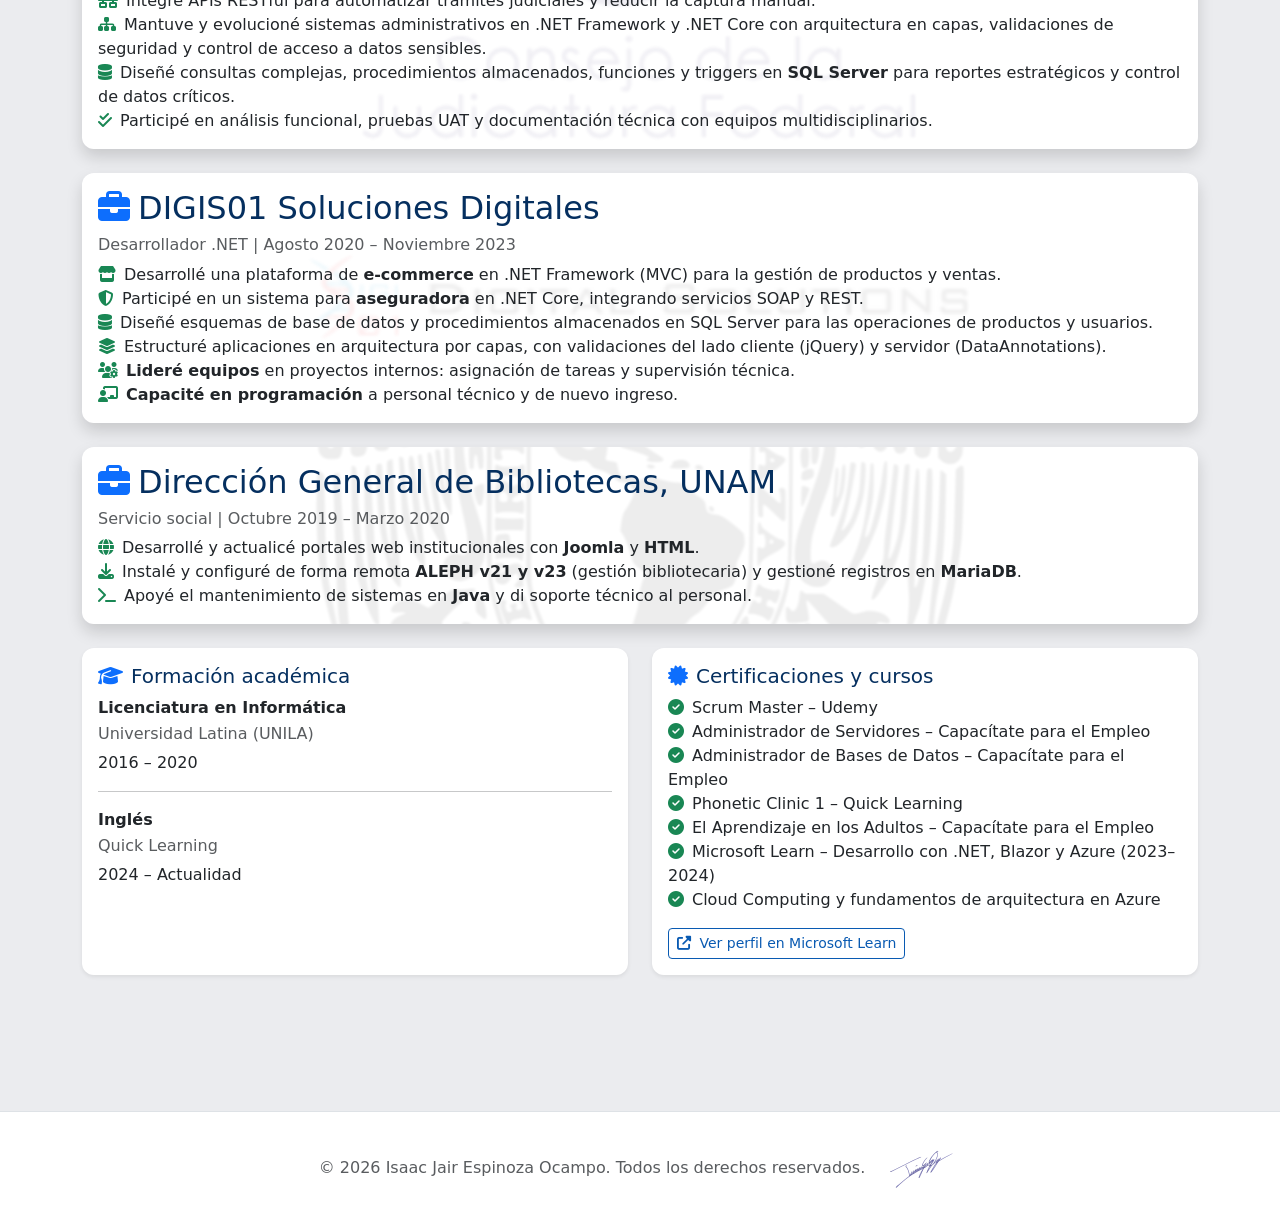
<file: cv-es.html>
<!DOCTYPE html>
<html lang="es">
  <head>
    <meta charset="UTF-8" />
    <meta name="viewport" content="width=device-width, initial-scale=1.0" />
    <title>Isaac Espinoza – Desarrollador .NET</title>
    <meta
      name="description"
      content="CV de Isaac Jair Espinoza Ocampo, desarrollador .NET con más de 6 años de experiencia en .NET Core, C#, SQL Server y APIs REST. Ciudad de México."
    />
    <link rel="canonical" href="https://developerisaacjeo96.netlify.app/es" />
    <link rel="alternate" hreflang="en" href="https://developerisaacjeo96.netlify.app/" />
    <link rel="alternate" hreflang="es" href="https://developerisaacjeo96.netlify.app/es" />
    <link rel="icon" type="image/svg+xml" href="assets/img/favicon.svg" />

    <!-- Vista previa al compartir (LinkedIn, WhatsApp, etc.) -->
    <meta property="og:type" content="profile" />
    <meta property="og:locale" content="es_MX" />
    <meta property="og:url" content="https://developerisaacjeo96.netlify.app/es" />
    <meta property="og:title" content="Isaac Espinoza – Desarrollador .NET" />
    <meta
      property="og:description"
      content="Más de 6 años desarrollando aplicaciones con .NET Core, C#, SQL Server y APIs REST para el sector público y privado."
    />
    <meta property="og:image" content="https://developerisaacjeo96.netlify.app/assets/img/profile-isaac.jpg" />
    <meta name="twitter:card" content="summary" />

    <!-- Bootstrap CSS -->
    <link
      rel="stylesheet"
      href="https://cdn.jsdelivr.net/npm/bootstrap@5.3.0/dist/css/bootstrap.min.css"
    />

    <!-- FontAwesome para iconos -->
    <link
      rel="stylesheet"
      href="https://cdnjs.cloudflare.com/ajax/libs/font-awesome/6.4.0/css/all.min.css"
    />

    <!-- Estilos propios -->
    <link rel="stylesheet" href="css/estilos.css" />

    <!-- Script propio -->
    <script defer src="js/main.js"></script>
  </head>

  <body>
    <main class="container py-5" id="cv-content">
      <!-- Botones -->
      <nav
        class="d-flex flex-wrap justify-content-end gap-2 mb-2 no-print"
        aria-label="Herramientas del CV"
      >
        <button
          id="toggle-dark"
          type="button"
          class="btn btn-sm btn-outline-secondary w-auto"
          data-label-dark="Modo oscuro"
          data-label-light="Modo claro"
          aria-pressed="false"
        >
          <i class="fas fa-moon me-1"></i> <span class="label">Modo oscuro</span>
        </button>
        <a href="./" class="btn btn-sm btn-outline-info w-auto" hreflang="en" lang="en">
          <i class="fas fa-language me-1"></i> English version
        </a>
        <a href="assets/pdf/CvIJEO-es.pdf" download class="btn btn-sm btn-danger w-auto">
          <i class="fas fa-file-pdf me-1"></i> PDF
        </a>
      </nav>

      <!-- Encabezado -->
      <header class="card mb-4 shadow">
        <div class="row g-0 align-items-center">
          <div class="col-md-3 text-center p-3">
            <img
              src="assets/img/profile-isaac.jpg"
              alt="Isaac Jair Espinoza Ocampo"
              class="img-fluid rounded-circle border border-3"
            />
          </div>
          <div class="col-md-9">
            <div class="card-body">
              <h1 class="card-title mb-1">Isaac Jair Espinoza Ocampo</h1>
              <p class="card-text text-muted fs-5 mb-0">
                <i class="fas fa-laptop-code me-2"></i>Desarrollador .NET
              </p>
            </div>
          </div>
        </div>
      </header>

      <!-- Perfil Profesional -->
      <section class="card mb-4 shadow">
        <div class="card-body">
          <h2 class="card-title">
            <i class="fas fa-user me-2 text-primary"></i>Perfil profesional
          </h2>
          <p class="card-text">
            Desarrollador .NET con más de 6 años de experiencia creando aplicaciones para el sector público y privado con <strong>.NET Core, C#, SQL Server, Elasticsearch y APIs REST</strong>. En el <strong>Órgano de Administración Judicial</strong> (antes Consejo de la Judicatura Federal) diseñé desde cero un sistema de registro de actividades usado por más de 100 personas y modernicé sistemas heredados con apoyo de IA. Hoy desarrollo un <strong>agente de IA integrado con Microsoft 365</strong> para organizar las tareas de mi área.
          </p>
          <p class="card-text">
            También he trabajado en soluciones para e-commerce y aseguradoras, implementando arquitecturas MVC, validaciones del lado cliente (jQuery) y servidor (C#), y el consumo de servicios SOAP y REST. Me apasionan el aprendizaje continuo, la optimización de procesos y el desarrollo de código limpio, modular y escalable.
          </p>
          <p class="card-text mb-0">
            Además, produzco y edito video con la suite de <strong>Adobe</strong>, lo que me permite comunicar ideas técnicas de forma clara, y tengo sólidos conocimientos de frontend con <strong>HTML, CSS, JavaScript y Bootstrap</strong>.
          </p>
        </div>
      </section>

      <!-- Contacto | Habilidades | Idiomas -->
      <div class="row mb-4 g-4">
        <!-- Contacto -->
        <div class="col-md-3">
          <div class="card h-100 shadow-sm">
            <div class="card-body">
              <h2 class="card-title h5">
                <i class="fas fa-address-book me-2 text-primary"></i>Contacto
              </h2>
              <p class="mb-2">
                <i class="fas fa-envelope text-secondary me-2"></i
                ><a href="mailto:isaacjeo96@gmail.com">isaacjeo96@gmail.com</a>
              </p>
              <p class="mb-2">
                <i class="fas fa-phone text-secondary me-2"></i
                ><a href="tel:+525527427050">+52 55 2742 7050</a>
              </p>
              <p class="mb-3">
                <i class="fas fa-map-marker-alt text-secondary me-2"></i>Ciudad
                de México
              </p>
              <div class="d-flex flex-wrap gap-2 no-print">
                <a
                  href="https://wa.me/525527427050?text=Hola%20Isaac,%20vi%20tu%20CV%20y%20me%20interesa%20contactarte."
                  target="_blank"
                  rel="noopener"
                  class="btn btn-success w-100"
                >
                  <i class="fab fa-whatsapp me-2"></i>Enviar WhatsApp
                </a>
                <a
                  href="mailto:isaacjeo96@gmail.com?subject=Interesado%20en%20tu%20CV&body=Hola%20Isaac,%20me%20gustar%C3%ADa%20hablar%20contigo%20sobre%20una%20oportunidad."
                  class="btn btn-primary w-100"
                >
                  <i class="fas fa-envelope me-2"></i>Enviar correo
                </a>
              </div>
            </div>
          </div>
        </div>

        <!-- Habilidades técnicas -->
        <div class="col-md-3">
          <div class="card h-100 shadow-sm">
            <div class="card-body">
              <h2 class="card-title h5">
                <i class="fas fa-tools me-2 text-primary"></i>Habilidades
                técnicas
              </h2>
              <ul class="list-unstyled mb-0">
                <li>
                  <i class="fas fa-check-circle text-success me-2"></i>.NET Core / Framework (C#)
                </li>
                <li>
                  <i class="fas fa-check-circle text-success me-2"></i>SQL Server / LINQ / EF
                </li>
                <li>
                  <i class="fas fa-check-circle text-success me-2"></i>Elasticsearch
                </li>
                <li>
                  <i class="fas fa-check-circle text-success me-2"></i>HTML, CSS, JavaScript
                </li>
                <li>
                  <i class="fas fa-check-circle text-success me-2"></i>Bootstrap, AJAX, jQuery
                </li>
                <li>
                  <i class="fas fa-check-circle text-success me-2"></i>APIs REST y SOAP
                </li>
                <li>
                  <i class="fas fa-check-circle text-success me-2"></i>Git, Postman, Visual Studio
                </li>
                <li>
                  <i class="fas fa-check-circle text-success me-2"></i>IA generativa: Claude, Gemini, Copilot
                </li>
                <li>
                  <i class="fas fa-check-circle text-success me-2"></i>Microsoft 365
                </li>
                <li>
                  <i class="fas fa-check-circle text-success me-2"></i>Adobe Premiere Pro, Audition, Photoshop, Illustrator
                </li>
              </ul>
            </div>
          </div>
        </div>

        <!-- Idiomas -->
        <div class="col-md-3">
          <div class="card h-100 shadow-sm">
            <div class="card-body">
              <h2 class="card-title h5">
                <i class="fas fa-language me-2 text-primary"></i>Idiomas
              </h2>
              <p class="mb-2"><strong>Español:</strong> Nativo</p>
              <p class="mb-3"><strong>Inglés:</strong> B2</p>

              <hr />

              <h3 class="h6 text-muted mb-2">
                <i class="fas fa-link me-2 text-primary"></i>Perfiles
                profesionales
              </h3>
              <div class="d-flex flex-wrap gap-2">
                <a
                  href="https://github.com/isaacjeo96"
                  target="_blank"
                  rel="noopener"
                  class="btn btn-outline-dark btn-sm"
                >
                  <i class="fab fa-github me-1"></i> GitHub
                </a>
                <a
                  href="https://www.linkedin.com/in/isaacjeo96/"
                  target="_blank"
                  rel="noopener"
                  class="btn btn-outline-primary btn-sm"
                >
                  <i class="fab fa-linkedin me-1"></i> LinkedIn
                </a>
              </div>
            </div>
          </div>
        </div>

        <!-- Habilidades blandas -->
        <div class="col-md-3">
          <div class="card h-100 shadow-sm">
            <div class="card-body">
              <h2 class="card-title h5">
                <i class="fas fa-user-friends me-2 text-primary"></i>Habilidades
                blandas
              </h2>
              <ul class="list-unstyled mb-0">
                <li>
                  <i class="fas fa-check-circle text-success me-2"></i>Trabajo
                  en equipo
                </li>
                <li>
                  <i class="fas fa-check-circle text-success me-2"></i
                  >Comunicación efectiva
                </li>
                <li>
                  <i class="fas fa-check-circle text-success me-2"></i
                  >Resolución de problemas
                </li>
                <li>
                  <i class="fas fa-check-circle text-success me-2"></i
                  >Adaptabilidad
                </li>
                <li>
                  <i class="fas fa-check-circle text-success me-2"></i
                  >Autodidacta
                </li>
                <li>
                  <i class="fas fa-check-circle text-success me-2"></i
                  >Organización y enfoque
                </li>
              </ul>
            </div>
          </div>
        </div>
      </div>

      <!-- Experiencia: Órgano de Administración Judicial (antes CJF) -->
      <section class="card mb-4 shadow position-relative overflow-hidden">
        <img
          src="assets/img/logo-cjf.png"
          alt=""
          aria-hidden="true"
          class="card-bg-logo"
        />
        <div class="card-body position-relative">
          <h2 class="card-title">
            <i class="fas fa-briefcase me-2 text-primary"></i>Órgano de Administración Judicial
          </h2>
          <p class="text-muted small mb-2">Antes Consejo de la Judicatura Federal</p>
          <p class="h6 text-muted mb-2">Producción audiovisual y desarrollo con IA | Enero 2026 – Actualidad</p>
          <ul class="mb-0">
            <li>
              <i class="fas fa-robot me-2 text-success"></i>Desarrollo un <strong>agente de IA</strong> (chatbot) integrado con <strong>Microsoft 365</strong> que informa pendientes y registra tareas y actividades del área, apoyándome en herramientas de IA generativa (Claude, Gemini y Copilot).
            </li>
            <li>
              <i class="fas fa-video me-2 text-success"></i>Produzco y edito videos institucionales (cursos, entrevistas, eventos y anuncios) con <strong>Adobe Premiere Pro, Audition, Photoshop, Illustrator y Media Encoder</strong>.
            </li>
          </ul>
          <p class="h6 text-muted mb-2 mt-3">Desarrollador .NET | Noviembre 2023 – Diciembre 2025</p>
          <ul class="mb-0">
            <li>
              <i class="fas fa-calendar-check me-2 text-success"></i>Diseñé y desarrollé desde cero un <strong>sistema de registro de actividades y eventos</strong> usado por más de 100 personas: APIs REST en .NET Core, inicio de sesión, calendarización, carga de archivos y tableros con gráficas de avance.
            </li>
            <li>
              <i class="fas fa-file-signature me-2 text-success"></i>Desarrollé formularios web de inscripción a cursos, eventos y exámenes.
            </li>
            <li>
              <i class="fas fa-wand-magic-sparkles me-2 text-success"></i>Refactoricé y analicé sistemas heredados con apoyo de <strong>herramientas de IA</strong> para su actualización y mejora continua.
            </li>
            <li>
              <i class="fas fa-search me-2 text-success"></i>Desarrollé un módulo CRUD sobre <strong>Elasticsearch</strong> con búsquedas de texto completo.
            </li>
            <li>
              <i class="fas fa-network-wired me-2 text-success"></i>Integré APIs RESTful para automatizar trámites judiciales y reducir la captura manual.
            </li>
            <li>
              <i class="fas fa-sitemap me-2 text-success"></i>Mantuve y evolucioné sistemas administrativos en .NET Framework y .NET Core con arquitectura en capas, validaciones de seguridad y control de acceso a datos sensibles.
            </li>
            <li>
              <i class="fas fa-database me-2 text-success"></i>Diseñé consultas complejas, procedimientos almacenados, funciones y triggers en <strong>SQL Server</strong> para reportes estratégicos y control de datos críticos.
            </li>
            <li>
              <i class="fas fa-check-double me-2 text-success"></i>Participé en análisis funcional, pruebas UAT y documentación técnica con equipos multidisciplinarios.
            </li>
          </ul>
        </div>
      </section>

      <!-- Experiencia: DIGIS01 -->
      <section class="card mb-4 shadow position-relative overflow-hidden">
        <img
          src="assets/img/logo-digis01.png"
          alt=""
          aria-hidden="true"
          class="card-bg-logo"
        />
        <div class="card-body position-relative">
          <h2 class="card-title">
            <i class="fas fa-briefcase me-2 text-primary"></i>DIGIS01 Soluciones Digitales
          </h2>
          <p class="h6 text-muted mb-2">Desarrollador .NET | Agosto 2020 – Noviembre 2023</p>
          <ul class="mb-0">
            <li>
              <i class="fas fa-store me-2 text-success"></i>Desarrollé una plataforma de <strong>e-commerce</strong> en .NET Framework (MVC) para la gestión de productos y ventas.
            </li>
            <li>
              <i class="fas fa-shield-alt me-2 text-success"></i>Participé en un sistema para <strong>aseguradora</strong> en .NET Core, integrando servicios SOAP y REST.
            </li>
            <li>
              <i class="fas fa-database me-2 text-success"></i>Diseñé esquemas de base de datos y procedimientos almacenados en SQL Server para las operaciones de productos y usuarios.
            </li>
            <li>
              <i class="fas fa-layer-group me-2 text-success"></i>Estructuré aplicaciones en arquitectura por capas, con validaciones del lado cliente (jQuery) y servidor (DataAnnotations).
            </li>
            <li>
              <i class="fas fa-users-cog me-2 text-success"></i><strong>Lideré equipos</strong> en proyectos internos: asignación de tareas y supervisión técnica.
            </li>
            <li>
              <i class="fas fa-chalkboard-teacher me-2 text-success"></i><strong>Capacité en programación</strong> a personal técnico y de nuevo ingreso.
            </li>
          </ul>
        </div>
      </section>

      <!-- Experiencia: UNAM -->
      <section class="card mb-4 shadow position-relative overflow-hidden">
        <img
          src="assets/img/logo-unam.png"
          alt=""
          aria-hidden="true"
          class="card-bg-logo"
        />
        <div class="card-body position-relative">
          <h2 class="card-title">
            <i class="fas fa-briefcase me-2 text-primary"></i>Dirección General de Bibliotecas, UNAM
          </h2>
          <p class="h6 text-muted mb-2">Servicio social | Octubre 2019 – Marzo 2020</p>
          <ul class="mb-0">
            <li>
              <i class="fas fa-globe me-2 text-success"></i>Desarrollé y actualicé portales web institucionales con <strong>Joomla</strong> y <strong>HTML</strong>.
            </li>
            <li>
              <i class="fas fa-download me-2 text-success"></i>Instalé y configuré de forma remota <strong>ALEPH v21 y v23</strong> (gestión bibliotecaria) y gestioné registros en <strong>MariaDB</strong>.
            </li>
            <li>
              <i class="fas fa-terminal me-2 text-success"></i>Apoyé el mantenimiento de sistemas en <strong>Java</strong> y di soporte técnico al personal.
            </li>
          </ul>
        </div>
      </section>

      <!-- Formación y certificaciones -->
      <div class="row mb-4 g-4">
        <!-- Educación -->
        <div class="col-md-6">
          <div class="card h-100 shadow-sm">
            <div class="card-body">
              <h2 class="card-title h5">
                <i class="fas fa-graduation-cap me-2 text-primary"></i>Formación
                académica
              </h2>
              <p class="mb-1"><strong>Licenciatura en Informática</strong></p>
              <p class="h6 text-muted mb-2">Universidad Latina (UNILA)</p>
              <p class="mb-0">2016 – 2020</p>
              <hr />
              <p class="mb-1"><strong>Inglés</strong></p>
              <p class="h6 text-muted mb-2">Quick Learning</p>
              <p class="mb-0">2024 – Actualidad</p>
            </div>
          </div>
        </div>

        <!-- Certificaciones y cursos -->
        <div class="col-md-6">
          <div class="card h-100 shadow-sm">
            <div class="card-body">
              <h2 class="card-title h5">
                <i class="fas fa-certificate me-2 text-primary"></i
                >Certificaciones y cursos
              </h2>
              <ul class="list-unstyled mb-3">
                <li>
                  <i class="fas fa-check-circle text-success me-2"></i>Scrum
                  Master – Udemy
                </li>
                <li>
                  <i class="fas fa-check-circle text-success me-2"></i
                  >Administrador de Servidores – Capacítate para el Empleo
                </li>
                <li>
                  <i class="fas fa-check-circle text-success me-2"></i
                  >Administrador de Bases de Datos – Capacítate para el Empleo
                </li>
                <li>
                  <i class="fas fa-check-circle text-success me-2"></i>Phonetic
                  Clinic 1 – Quick Learning
                </li>
                <li>
                  <i class="fas fa-check-circle text-success me-2"></i>El
                  Aprendizaje en los Adultos – Capacítate para el Empleo
                </li>
                <li>
                  <i class="fas fa-check-circle text-success me-2"></i>Microsoft
                  Learn – Desarrollo con .NET, Blazor y Azure (2023–2024)
                </li>
                <li>
                  <i class="fas fa-check-circle text-success me-2"></i>Cloud
                  Computing y fundamentos de arquitectura en Azure
                </li>
              </ul>

              <a
                href="https://learn.microsoft.com/en-us/users/isaacjeo96@outlook.com/"
                class="btn btn-outline-info btn-sm"
                target="_blank"
                rel="noopener"
              >
                <i class="fas fa-external-link-alt me-1"></i> Ver perfil en
                Microsoft Learn
              </a>
            </div>
          </div>
        </div>
      </div>
    </main>

    <!-- Footer -->
    <footer class="footer-with-signature text-center py-3">
      <div class="container d-flex flex-wrap justify-content-center align-items-center">
        <p class="print-only w-100 mb-1 small">
          Versión en línea: <a href="https://developerisaacjeo96.netlify.app/es">developerisaacjeo96.netlify.app/es</a>
        </p>
        <p class="mb-0 me-3 text-muted">
          © <span id="year">2026</span> Isaac Jair Espinoza Ocampo. Todos los
          derechos reservados.
        </p>
        <img
          src="assets/img/signature-isaac.png"
          alt="Firma de Isaac"
          class="footer-signature"
        />
      </div>
    </footer>

    <!-- Bootstrap JS -->
    <script src="https://cdn.jsdelivr.net/npm/bootstrap@5.3.0/dist/js/bootstrap.bundle.min.js"></script>
  </body>
</html>
</file>
<file: css/estilos.css>
/* === Paleta de colores (Extraída de Adobe XD) === */
:root {
  --color-blanco: #FFFFFF;
  --color-azul-oscuro: #001C3D;
  --color-azul-intermedio: #033D7D;
  --color-gris-claro: #00000029;
  --color-azul-vivo: #095AB2;
  --color-azul-suave: #E6EDFF;
  --color-gris-fondo: #EBECEF;
  --color-azul-profundo: #052F5F;
  --color-amarillo-acento: #FFAD2D;
  --color-verde-iconos: #28a745;
  --color-verde-oscuro: #A8E6A3;
  --color-muted-oscuro: #c0c0c0;
}

body {
  background-color: var(--color-gris-fondo);
  color: var(--color-azul-oscuro);
  transition: background-color 0.5s ease, color 0.5s ease;
}

.card {
  background-color: var(--color-blanco);
  border: none;
  border-radius: 0.75rem;
  box-shadow: 0 0.25rem 1rem rgba(0, 0, 0, 0.05);
  opacity: 0;
  transform: translateY(20px);
  animation: fadeInUp 0.6s ease forwards;
}

.card:nth-child(2) { animation-delay: 0.1s; }
.card:nth-child(3) { animation-delay: 0.2s; }
.card:nth-child(4) { animation-delay: 0.3s; }
.card:nth-child(5) { animation-delay: 0.4s; }

@keyframes fadeInUp {
  to {
    opacity: 1;
    transform: translateY(0);
  }
}

.card-title,
h1, h2, h5 {
  color: var(--color-azul-profundo);
}

h6 {
  color: var(--color-azul-intermedio);
}

.card-title i,
h2 i,
h5 i {
  color: var(--color-amarillo-acento);
}

.btn-primary {
  background-color: var(--color-azul-vivo);
  border-color: var(--color-azul-vivo);
  transition: all 0.3s ease;
}

.btn-outline-primary,
.btn-outline-info {
  color: var(--color-azul-vivo);
  border-color: var(--color-azul-vivo);
  transition: all 0.3s ease;
}

.btn-outline-primary:hover,
.btn-outline-info:hover {
  background-color: var(--color-azul-vivo);
  color: white;
}

a {
  color: var(--color-azul-vivo);
  transition: color 0.3s ease;
}

a:hover {
  color: var(--color-azul-oscuro);
}

ul {
  list-style: none;
  padding-left: 0;
}

/* ================= MODO OSCURO ================= */
body.dark-mode {
  background-color: var(--color-azul-profundo);
  color: var(--color-blanco);
  transition: background-color 0.5s ease, color 0.5s ease;
}

body.dark-mode .card {
  background-color: var(--color-azul-oscuro);
  color: var(--color-blanco);
  border: none;
}

body.dark-mode .card-title,
body.dark-mode h1,
body.dark-mode h2,
body.dark-mode h5,
body.dark-mode h6 {
  color: var(--color-amarillo-acento);
}

body.dark-mode a,
body.dark-mode .btn-outline-info {
  color: var(--color-amarillo-acento);
  border-color: var(--color-amarillo-acento);
}

body.dark-mode .btn-outline-info:hover {
  background-color: var(--color-amarillo-acento);
  color: var(--color-azul-oscuro);
}

body.dark-mode .btn-primary {
  background-color: #1976d2;
  border-color: #1976d2;
}

body.dark-mode .btn-outline-primary,
body.dark-mode .btn-outline-dark {
  border-color: var(--color-amarillo-acento);
  color: var(--color-amarillo-acento);
}

body.dark-mode .btn-outline-primary:hover,
body.dark-mode .btn-outline-dark:hover {
  background-color: var(--color-amarillo-acento);
  color: var(--color-azul-oscuro);
}

body.dark-mode .text-primary {
  color: var(--color-amarillo-acento) !important;
}

body.dark-mode .text-success {
  color: var(--color-amarillo-acento) !important;
}

body.dark-mode hr {
  border-color: #444;
}

body.dark-mode .text-muted {
  color: var(--color-muted-oscuro) !important;
  font-style: italic;
}

/* Footer */
.footer-with-signature {
  border-top: 1px solid #dee2e6;
  margin-top: 4rem;
  background-color: var(--color-blanco);
}

.footer-signature {
  width: 80px;
  height: auto;
  opacity: 0.7;
  user-select: none;
  transition: filter 0.3s ease, opacity 0.3s ease;
}

body.dark-mode .footer-signature {
  filter: brightness(4);
  opacity: 0.5;
}

/* Logo de fondo en cards */
.card-bg-logo {
  position: absolute;
  top: 50%;
  left: 50%;
  width: 60%;
  transform: translate(-50%, -50%);
  opacity: 0.07;
  filter: blur(1px);
  pointer-events: none;
  z-index: 1;
}

.card .card-body {
  position: relative;
  z-index: 2;
}

/* Imagen de perfil destacada */
.profile-picture {
  width: 180px;
  height: 180px;
  object-fit: cover;
  border-radius: 50%;
  border: 5px solid var(--color-azul-oscuro);
  background-color: var(--color-blanco);
  z-index: 10;
  box-shadow: 0 0 10px rgba(0, 0, 0, 0.15);
  transition: all 0.3s ease;
}

@media (max-width: 576px) {
  .card-body .btn {
    width: 100%;
  }

  .profile-picture {
    width: 140px;
    height: 140px;
  }
}

body.dark-mode .footer-with-signature {
  background-color: var(--color-azul-oscuro);
  border-top-color: #444;
}

/* Solo aparece en el PDF */
.print-only { display: none; }

/* ================= IMPRESIÓN / PDF =================
   Los PDFs de assets/pdf se generan desde aquí (scripts/build-pdf.sh). */
@page {
  size: Letter;
  margin: 12mm 12mm 12mm 12mm;
}

@media print {
  html { font-size: 12px; }
  body { line-height: 1.4; }
  body {
    background: #fff !important;
    color: var(--color-azul-oscuro) !important;
    -webkit-print-color-adjust: exact;
    print-color-adjust: exact;
  }
  .no-print { display: none !important; }
  .print-only { display: block !important; }

  main.container { max-width: none; padding: 0 !important; }

  /* Mantener las columnas de escritorio en la hoja */
  .row { display: flex !important; flex-wrap: wrap; }
  .col-md-3 { flex: 0 0 25% !important; max-width: 25% !important; }
  .col-md-6 { flex: 0 0 50% !important; max-width: 50% !important; }
  .col-md-9 { flex: 0 0 75% !important; max-width: 75% !important; }
  .row.g-4 { --bs-gutter-x: 0.75rem; --bs-gutter-y: 0.75rem; }
  .mb-4 { margin-bottom: 0.75rem !important; }

  .card {
    opacity: 1 !important;
    transform: none !important;
    animation: none !important;
    box-shadow: none !important;
    border: 1px solid #d5d9e0 !important;
    break-inside: avoid;
    page-break-inside: avoid;
  }
  /* Las tarjetas de experiencia pueden continuar en la siguiente hoja
     (sin cortar viñetas ni separar el título de su contenido) */
  section.card { break-inside: auto; page-break-inside: auto; box-decoration-break: clone; -webkit-box-decoration-break: clone; }
  section.card li { break-inside: avoid; }
  section.card h2, section.card p { break-after: avoid; break-inside: avoid; }
  section.card ul { orphans: 3; widows: 3; }
  .h-100 { height: auto !important; }
  .row { break-inside: avoid; }
  .card-body { padding: 0.75rem 1rem; }
  header.card img { max-width: 130px; }
  header.card .p-3 { padding: 0.5rem !important; }
  h1 { font-size: 2rem; }
  h2 { font-size: 1.45rem; }
  .card-title.h5, .h5 { font-size: 1.1rem; }
  .card-bg-logo { opacity: 0.05; }
  .btn { padding: 0.15rem 0.5rem; font-size: 0.85rem; }

  .footer-with-signature {
    margin-top: 0.5rem;
    border-top: 1px solid #d5d9e0;
    background: #fff !important;
    break-inside: avoid;
  }
  .footer-signature { width: 60px; }
}
</file>
